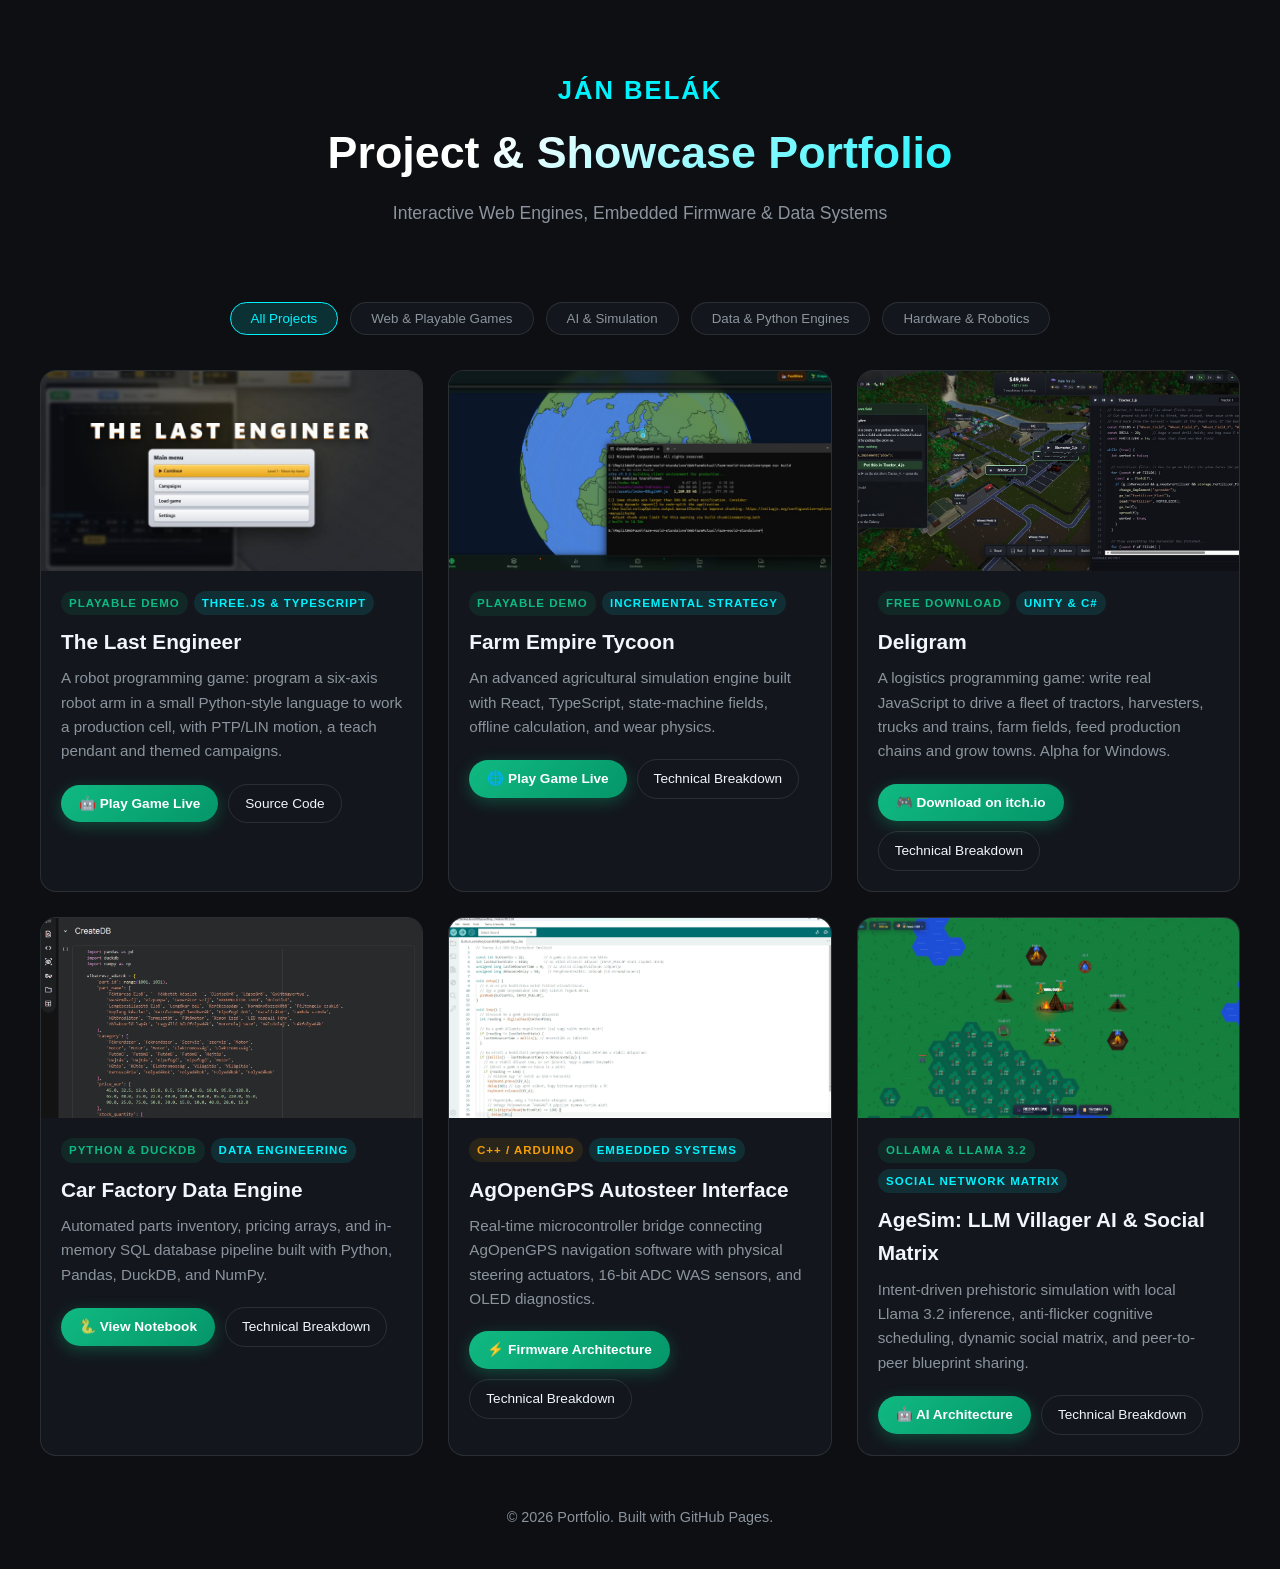
<file: index.html>
<!DOCTYPE html>
<html lang="en">
<head>
  <meta charset="UTF-8">
  <meta name="viewport" content="width=device-width, initial-scale=1.0">
  <title>Ján Belák | Reels & Showcase Portfolio</title>
  <style>
    :root {
      --bg-color: #0d0f12;
      --card-bg: rgba(22, 27, 34, 0.75);
      --modal-bg: #161b22;
      --accent-color: #00f2fe;
      --accent-emerald: #10b981;
      --accent-amber: #f59e0b;
      --accent-gradient: linear-gradient(135deg, #00c6ff 0%, #0072ff 100%);
      --emerald-gradient: linear-gradient(135deg, #10b981 0%, #059669 100%);
      --amber-gradient: linear-gradient(135deg, #f59e0b 0%, #d97706 100%);
      --text-color: #f0f6fc;
      --text-muted: #8b949e;
      --border-color: rgba(255, 255, 255, 0.1);
      --code-bg: #0d1117;
    }

    * { box-sizing: border-box; margin: 0; padding: 0; }

    body {
      font-family: 'Segoe UI', Roboto, Helvetica, Arial, sans-serif;
      background-color: var(--bg-color);
      color: var(--text-color);
      line-height: 1.6;
      padding: 20px;
      min-height: 100vh;
    }

    header {
      text-align: center;
      padding: 50px 20px 30px;
      max-width: 800px;
      margin: 0 auto;
    }

    .author-name {
      font-size: 1.6rem;
      font-weight: 700;
      color: var(--accent-color);
      letter-spacing: 2px;
      text-transform: uppercase;
      margin-bottom: 6px;
    }

    h1 {
      font-size: 2.8rem;
      font-weight: 800;
      background: linear-gradient(135deg, #fff 30%, var(--accent-color) 100%);
      -webkit-background-clip: text;
      -webkit-text-fill-color: transparent;
      margin-bottom: 10px;
    }

    .subtitle {
      font-size: 1.1rem;
      color: var(--text-muted);
      margin-bottom: 25px;
    }

    .btn {
      display: inline-block;
      padding: 10px 24px;
      background: var(--accent-gradient);
      color: #fff;
      text-decoration: none;
      font-weight: 600;
      border-radius: 30px;
      box-shadow: 0 4px 15px rgba(0, 198, 255, 0.3);
      transition: transform 0.2s, box-shadow 0.2s;
      border: none;
      cursor: pointer;
      font-size: 0.9rem;
    }

    .btn:hover {
      transform: translateY(-2px);
      box-shadow: 0 6px 20px rgba(0, 198, 255, 0.5);
    }

    .btn-live {
      background: var(--emerald-gradient);
      box-shadow: 0 4px 15px rgba(16, 185, 129, 0.3);
    }

    .btn-live:hover {
      box-shadow: 0 6px 20px rgba(16, 185, 129, 0.5);
    }

    /* Category Filter System */
    .filter-container {
      display: flex;
      justify-content: center;
      gap: 12px;
      margin: 20px 0 35px;
      flex-wrap: wrap;
    }

    .filter-btn {
      background: var(--card-bg);
      border: 1px solid var(--border-color);
      color: var(--text-muted);
      padding: 8px 20px;
      border-radius: 20px;
      cursor: pointer;
      transition: all 0.3s ease;
      font-weight: 500;
    }

    .filter-btn.active, .filter-btn:hover {
      background: rgba(0, 242, 254, 0.15);
      color: var(--accent-color);
      border-color: var(--accent-color);
    }

    /* Projects Grid */
    .projects-grid {
      display: grid;
      grid-template-columns: repeat(auto-fill, minmax(340px, 1fr));
      gap: 25px;
      max-width: 1200px;
      margin: 0 auto;
    }

    .project-card {
      background: var(--card-bg);
      backdrop-filter: blur(10px);
      border: 1px solid var(--border-color);
      border-radius: 16px;
      overflow: hidden;
      transition: transform 0.3s ease, border-color 0.3s ease, box-shadow 0.3s ease;
      cursor: pointer;
    }

    .project-card:hover {
      transform: translateY(-8px);
      border-color: rgba(0, 242, 254, 0.4);
      box-shadow: 0 10px 30px rgba(0, 0, 0, 0.5);
    }

    .card-media {
      position: relative;
      width: 100%;
      height: 200px;
      background-color: #1a1e24;
      overflow: hidden;
    }

    .card-media img {
      width: 100%;
      height: 100%;
      object-fit: cover;
      transition: transform 0.5s ease;
    }

    .project-card:hover .card-media img {
      transform: scale(1.05);
    }

    .card-content { padding: 20px; }

    .tag-group {
      display: flex;
      gap: 6px;
      flex-wrap: wrap;
      margin-bottom: 10px;
    }

    .tag {
      display: inline-block;
      font-size: 0.72rem;
      text-transform: uppercase;
      letter-spacing: 1px;
      color: var(--accent-color);
      background: rgba(0, 242, 254, 0.1);
      padding: 3px 8px;
      border-radius: 12px;
      font-weight: 600;
    }

    .tag-emerald {
      color: var(--accent-emerald);
      background: rgba(16, 185, 129, 0.1);
    }

    .tag-amber {
      color: var(--accent-amber);
      background: rgba(245, 158, 11, 0.1);
    }

    .card-title {
      font-size: 1.3rem;
      font-weight: 700;
      margin-bottom: 8px;
    }

    .card-desc {
      color: var(--text-muted);
      font-size: 0.95rem;
      margin-bottom: 20px;
    }

    .card-actions {
      display: flex;
      gap: 10px;
      align-items: center;
      flex-wrap: wrap;
    }

    .btn-secondary {
      background: transparent;
      border: 1px solid var(--border-color);
      color: var(--text-color);
      padding: 8px 16px;
      border-radius: 20px;
      font-size: 0.85rem;
      text-decoration: none;
      transition: all 0.2s ease;
    }

    .btn-secondary:hover {
      border-color: var(--text-color);
      background: rgba(255, 255, 255, 0.05);
    }

    /* Modal Styling */
    .modal {
      display: none;
      position: fixed;
      top: 0; left: 0; width: 100%; height: 100%;
      background: rgba(0, 0, 0, 0.85);
      backdrop-filter: blur(8px);
      z-index: 1000;
      justify-content: center;
      align-items: center;
      padding: 20px;
    }

    .modal.active { display: flex; }

    .modal-content {
      background: var(--modal-bg);
      border: 1px solid var(--border-color);
      border-radius: 20px;
      max-width: 950px;
      width: 100%;
      max-height: 90vh;
      overflow-y: auto;
      padding: 35px;
      position: relative;
      box-shadow: 0 20px 50px rgba(0, 0, 0, 0.8);
    }

    .close-modal {
      position: absolute;
      top: 20px;
      right: 20px;
      font-size: 1.8rem;
      color: var(--text-muted);
      cursor: pointer;
      line-height: 1;
    }

    .close-modal:hover { color: var(--text-color); }

    .doc-section {
      margin-bottom: 35px;
      border-bottom: 1px solid rgba(255, 255, 255, 0.08);
      padding-bottom: 25px;
    }

    .doc-section:last-child { border-bottom: none; }

    .doc-title {
      font-size: 1.3rem;
      color: var(--accent-color);
      margin-bottom: 12px;
      display: flex;
      align-items: center;
      gap: 8px;
    }

    .doc-intro {
      color: var(--text-muted);
      font-size: 0.95rem;
      margin-bottom: 15px;
    }

    .code-block {
      background: var(--code-bg);
      border: 1px solid rgba(255, 255, 255, 0.1);
      border-radius: 12px;
      padding: 16px;
      font-family: 'Fira Code', Consolas, Monaco, monospace;
      font-size: 0.85rem;
      color: #e6edf3;
      overflow-x: auto;
      line-height: 1.5;
      margin: 15px 0;
    }

    .code-block pre { margin: 0; white-space: pre; }
    .keyword { color: #ff7b72; }
    .function { color: #d2a8ff; }
    .string { color: #a5d6ff; }
    .comment { color: #8b949e; font-style: italic; }
    .number { color: #79c0ff; }
    .type { color: #ffa657; }

    footer {
      text-align: center;
      padding: 50px 0 20px;
      color: var(--text-muted);
      font-size: 0.9rem;
    }
  </style>
</head>
<body>

  <header>
    <div class="author-name">Ján Belák</div>
    <h1>Project & Showcase Portfolio</h1>
    <p class="subtitle">Interactive Web Engines, Embedded Firmware & Data Systems</p>
  </header>

  <main>
    <!-- Category Filters -->
    <div class="filter-container">
      <button class="filter-btn active" onclick="filterCategory('all', event)">All Projects</button>
      <button class="filter-btn" onclick="filterCategory('web-games', event)">Web & Playable Games</button>
      <button class="filter-btn" onclick="filterCategory('ai', event)">AI & Simulation</button>
      <button class="filter-btn" onclick="filterCategory('data', event)">Data & Python Engines</button>
      <button class="filter-btn" onclick="filterCategory('embedded', event)">Hardware & Robotics</button>
    </div>

    <!-- Projects Grid -->
    <div class="projects-grid">

      <!-- Card 1: THE LAST ENGINEER -->
      <div class="project-card" data-category="web-games embedded" onclick="openModal('modal5')">
        <div class="card-media">
          <img src="lastengineer.jpg" alt="The Last Engineer title screen">
        </div>
        <div class="card-content">
          <div class="tag-group">
            <span class="tag tag-emerald">Playable Demo</span>
            <span class="tag">Three.js & TypeScript</span>
          </div>
          <h3 class="card-title">The Last Engineer</h3>
          <p class="card-desc">A robot programming game: program a six-axis robot arm in a small Python-style language to work a production cell, with PTP/LIN motion, a teach pendant and themed campaigns.</p>
          <div class="card-actions">
            <a href="the-last-engineer/" target="_blank" class="btn btn-live" style="padding: 8px 18px; font-size: 0.85rem;" onclick="event.stopPropagation()">🤖 Play Game Live</a>
            <a href="https://github.com/JBCn420/the-last-engineer" target="_blank" class="btn-secondary" onclick="event.stopPropagation()">Source Code</a>
          </div>
        </div>
      </div>

      <!-- Card 2: FARM EMPIRE TYCOON -->
      <div class="project-card" data-category="web-games" onclick="openModal('modal1')">
        <div class="card-media">
          <img src="WOFSSjpg.jpg" alt="Farm Empire Tycoon Gameplay">
        </div>
        <div class="card-content">
          <div class="tag-group">
            <span class="tag tag-emerald">Playable Demo</span>
            <span class="tag">Incremental Strategy</span>
          </div>
          <h3 class="card-title">Farm Empire Tycoon</h3>
          <p class="card-desc">An advanced agricultural simulation engine built with React, TypeScript, state-machine fields, offline calculation, and wear physics.</p>
          <div class="card-actions">
            <a href="https://world-of-farmers.netlify.app" target="_blank" class="btn btn-live" style="padding: 8px 18px; font-size: 0.85rem;" onclick="event.stopPropagation()">🌐 Play Game Live</a>
            <span class="btn-secondary">Technical Breakdown</span>
          </div>
        </div>
      </div>

      <!-- Card 3: DELIGRAM -->
      <div class="project-card" data-category="web-games" onclick="openModal('modal6')">
        <div class="card-media">
          <img src="deligram.jpg" alt="Deligram gameplay: tractors, fields and a script editor">
        </div>
        <div class="card-content">
          <div class="tag-group">
            <span class="tag tag-emerald">Free Download</span>
            <span class="tag">Unity & C#</span>
          </div>
          <h3 class="card-title">Deligram</h3>
          <p class="card-desc">A logistics programming game: write real JavaScript to drive a fleet of tractors, harvesters, trucks and trains, farm fields, feed production chains and grow towns. Alpha for Windows.</p>
          <div class="card-actions">
            <a href="https://royalphantomdev.itch.io/deligram" target="_blank" class="btn btn-live" style="padding: 8px 18px; font-size: 0.85rem;" onclick="event.stopPropagation()">🎮 Download on itch.io</a>
            <span class="btn-secondary">Technical Breakdown</span>
          </div>
        </div>
      </div>

      <!-- Card 4: CAR FACTORY ENGINE -->
      <div class="project-card" data-category="data" onclick="openModal('modal2')">
        <div class="card-media">
          <img src="carfactoryheadpicture.jpg" alt="Car Factory Data Engine">
        </div>
        <div class="card-content">
          <div class="tag-group">
            <span class="tag tag-emerald">Python & DuckDB</span>
            <span class="tag">Data Engineering</span>
          </div>
          <h3 class="card-title">Car Factory Data Engine</h3>
          <p class="card-desc">Automated parts inventory, pricing arrays, and in-memory SQL database pipeline built with Python, Pandas, DuckDB, and NumPy.</p>
          <div class="card-actions">
            <a href="https://nbviewer.org/github/JBCn420/janos-dev.github.io/blob/main/carfactory.ipynb" target="_blank" class="btn btn-live" style="padding: 8px 18px; font-size: 0.85rem;" onclick="event.stopPropagation()">🐍 View Notebook</a>
            <span class="btn-secondary">Technical Breakdown</span>
          </div>
        </div>
      </div>

      <!-- Card 5: AGOPENGPS AUTOSTEER INTERFACE -->
      <div class="project-card" data-category="embedded" onclick="openModal('modal3')">
        <div class="card-media">
          <img src="arduinoidess.jpg" alt="AgOpenGPS Autosteer Hardware Interface">
        </div>
        <div class="card-content">
          <div class="tag-group">
            <span class="tag tag-amber">C++ / Arduino</span>
            <span class="tag">Embedded Systems</span>
          </div>
          <h3 class="card-title">AgOpenGPS Autosteer Interface</h3>
          <p class="card-desc">Real-time microcontroller bridge connecting AgOpenGPS navigation software with physical steering actuators, 16-bit ADC WAS sensors, and OLED diagnostics.</p>
          <div class="card-actions">
            <span class="btn btn-live" style="padding: 8px 18px; font-size: 0.85rem;">⚡ Firmware Architecture</span>
            <span class="btn-secondary">Technical Breakdown</span>
          </div>
        </div>
      </div>

      <!-- Card 6: AGESIM OLLAMA AI ENGINE -->
      <div class="project-card" data-category="web-games ai" onclick="openModal('modal4')">
        <div class="card-media">
          <img src="Agesim.jpg" alt="AgeSim Ollama AI Engine">
        </div>
        <div class="card-content">
          <div class="tag-group">
            <span class="tag tag-emerald">Ollama & Llama 3.2</span>
            <span class="tag">Social Network Matrix</span>
          </div>
          <h3 class="card-title">AgeSim: LLM Villager AI & Social Matrix</h3>
          <p class="card-desc">Intent-driven prehistoric simulation with local Llama 3.2 inference, anti-flicker cognitive scheduling, dynamic social matrix, and peer-to-peer blueprint sharing.</p>
          <div class="card-actions">
            <span class="btn btn-live" style="padding: 8px 18px; font-size: 0.85rem;">🤖 AI Architecture</span>
            <span class="btn-secondary">Technical Breakdown</span>
          </div>
        </div>
      </div>

    </div>
  </main>

  <!-- MODAL 1: FARM EMPIRE TYCOON DETAILED TECHNICAL DOCUMENTATION -->
  <div id="modal1" class="modal" onclick="closeModal('modal1')">
    <div class="modal-content" onclick="event.stopPropagation()">
      <span class="close-modal" onclick="closeModal('modal1')">&times;</span>
      <div class="tag-group" style="margin-bottom: 12px;">
        <span class="tag tag-emerald">Live at world-of-farmers.netlify.app</span>
        <span class="tag">Architecture & Technical Deep Dive</span>
      </div>
      <h2 style="font-size: 2rem; margin-top: 5px;">Farm Empire Tycoon — Engine Documentation</h2>
      <p style="color: var(--text-muted); margin: 10px 0 20px;">
        A comprehensive overview of the core state management, real-time simulation loop, field state machine, machinery wear mathematics, and offline progression algorithms.
      </p>

      <div style="margin-bottom: 25px;">
        <a href="https://world-of-farmers.netlify.app" target="_blank" class="btn btn-live">🚀 Launch Live Web App (world-of-farmers.netlify.app)</a>
      </div>

      <!-- SECTION 1: TIME PROGRESSION & SIMULATION TICK LOOP -->
      <div class="doc-section">
        <h3 class="doc-title">⚙️ 1. Time Progression & Tick Engine</h3>
        <p class="doc-intro">
          The game runs a deterministic 1Hz heartbeat tick loop through a centralized React reducer (<code>gameReducer</code>). It manages active operation timers, automatic state reconciliation, and dynamic offline catch-up calculations upon session initialization.
        </p>

        <div class="code-block"><pre><code><span class="comment">// -------------------------------------------------------------------</span>
<span class="comment">// 1. CENTRAL SIMULATION TICK LOOP & OFFLINE PROGRESSION CALCULATIONS</span>
<span class="comment">// -------------------------------------------------------------------</span>
<span class="keyword">case</span> <span class="string">'TICK'</span>: {
  <span class="keyword">const</span> now = <span class="type">Date</span>.<span class="function">now</span>();
  <span class="keyword">const</span> fields = state.fields.<span class="function">map</span>(f => ({ ...f }));
  <span class="keyword">let</span> machines = state.machines.<span class="function">map</span>(m => ({ ...m }));
  <span class="keyword">let</span> silo = [...state.silo];
  <span class="keyword">let</span> { money, xp, totalHarvestedKg, totalEarned, lastMarketUpdate } = state;

  <span class="comment">// Process operation expirations and field status transitions</span>
  <span class="keyword">const</span> newGrowOps: <span class="type">Operation</span>[] = [];
  <span class="keyword">const</span> filteredOps = state.operations.<span class="function">filter</span>(op => {
    <span class="keyword">if</span> (now >= op.startTime + op.durationMs) {
      <span class="keyword">const</span> field = fields.<span class="function">find</span>(f => f.id === op.fieldId);
      <span class="keyword">if</span> (!field) <span class="keyword">return</span> <span class="keyword">false</span>;

      <span class="comment">// Execute machine condition wear upon job completion</span>
      <span class="keyword">if</span> (op.type !== <span class="string">'growing'</span>) {
        machines.<span class="function">forEach</span>(m => {
          <span class="keyword">if</span> (op.machineIds.<span class="function">includes</span>(m.id)) {
            m.condition = Math.<span class="function">round</span>(Math.<span class="function">max</span>(<span class="number">0</span>, (m.condition ?? <span class="number">100</span>) - (<span class="number">1.0</span> + field.areaHectares * <span class="number">0.15</span>)) * <span class="number">10</span>) / <span class="number">10</span>;
          }
        });
      }

      <span class="comment">// State Machine Phase Transitions</span>
      <span class="keyword">if</span> (op.type === <span class="string">'plowing'</span>) {
        field.status = <span class="string">'plowed'</span>;
        field.assignedMachineIds = [];
        machines.<span class="function">forEach</span>(m => { <span class="keyword">if</span> (op.machineIds.<span class="function">includes</span>(m.id)) m.assignedFieldId = <span class="keyword">null</span>; });
      } <span class="keyword">else if</span> (op.type === <span class="string">'seeding'</span>) {
        field.status = <span class="string">'growing'</span>;
        field.assignedMachineIds = [];
        machines.<span class="function">forEach</span>(m => { <span class="keyword">if</span> (op.machineIds.<span class="function">includes</span>(m.id)) m.assignedFieldId = <span class="keyword">null</span>; });
        
        <span class="keyword">const</span> growMinutes = <span class="type">CROPS</span>[field.crop!]?.growTimeMinutes || <span class="number">5</span>;
        newGrowOps.<span class="function">push</span>({ 
          id: <span class="string">`grow-${now}-${field.id}`</span>, fieldId: field.id, fieldName: field.name, 
          type: <span class="string">'growing'</span>, machineIds: [], startTime: now, durationMs: growMinutes * <span class="number">60000</span>, crop: field.crop! 
        });
      } <span class="keyword">else if</span> (op.type === <span class="string">'harvesting'</span>) {
        field.status = <span class="string">'idle'</span>;
        <span class="keyword">const</span> baseYieldKg = Math.<span class="function">round</span>(<span class="function">calculateYield</span>(field, op.crop));
        silo = <span class="function">addToSilo</span>(silo, op.crop!, baseYieldKg);
        field.crop = <span class="keyword">null</span>;
        field.soilQuality = Math.<span class="function">max</span>(<span class="number">20</span>, field.soilQuality - <span class="number">10</span>);
      }
      <span class="keyword">return</span> <span class="keyword">false</span>;
    }
    <span class="keyword">return</span> <span class="keyword">true</span>;
  });

  <span class="keyword">return</span> { ...state, fields, machines, silo, operations: [...filteredOps, ...newGrowOps] };
}</code></pre></div>
      </div>

      <!-- SECTION 2: FIELD STATE MACHINE & LIFECYCLE RECOVERY -->
      <div class="doc-section">
        <h3 class="doc-title">🌱 2. Field Lifecycle & Orphan Operation Recovery</h3>
        <p class="doc-intro">
          Each field follows a rigid status state machine: <code>idle</code> ➔ <code>plowing</code> ➔ <code>plowed</code> ➔ <code>seeding</code> ➔ <code>growing</code> ➔ <code>ready_to_harvest</code> ➔ <code>harvesting</code>. An automated recovery pass fixes orphaned field states if asynchronous operations lose reference.
        </p>

        <div class="code-block"><pre><code><span class="comment">// -------------------------------------------------------------------</span>
<span class="comment">// 2. FIELD STATUS TYPE & ORPHAN RECOVERY ALGORITHM</span>
<span class="comment">// -------------------------------------------------------------------</span>
<span class="keyword">export type</span> <span class="type">FieldStatus</span> = <span class="string">'idle'</span> | <span class="string">'plowing'</span> | <span class="string">'plowed'</span> | <span class="string">'seeding'</span> | <span class="string">'growing'</span> | <span class="string">'ready_to_harvest'</span> | <span class="string">'harvesting'</span>;

<span class="comment">// Recovery pass executed inside game loop to clean dangling flags:</span>
fields.<span class="function">forEach</span>(f => {
  <span class="keyword">const</span> hasOp = activeOps.<span class="function">some</span>(op => op.fieldId === f.id);
  <span class="keyword">if</span> (!hasOp) {
    <span class="keyword">if</span> (f.status === <span class="string">'plowing'</span>) {
      f.status = <span class="string">'idle'</span>;
      f.assignedMachineIds = [];
    } <span class="keyword">else if</span> (f.status === <span class="string">'seeding'</span>) {
      f.status = <span class="string">'plowed'</span>;
      f.assignedMachineIds = [];
    } <span class="keyword">else if</span> (f.status === <span class="string">'harvesting'</span>) {
      f.status = <span class="string">'ready_to_harvest'</span>;
      f.assignedMachineIds = [];
    } <span class="keyword">else if</span> (f.status === <span class="string">'growing'</span>) {
      <span class="keyword">if</span> ((f.growthProgress || <span class="number">0</span>) >= <span class="number">100</span>) {
        f.status = <span class="string">'ready_to_harvest'</span>;
      }
    }
  }
});</code></pre></div>
      </div>

      <!-- SECTION 3: MACHINERY WEAR MATHEMATICS & REPAIR COST -->
      <div class="doc-section">
        <h3 class="doc-title">🚜 3. Machinery Maintenance & Degradation Mathematics</h3>
        <p class="doc-intro">
          Machinery condition wears down based on the field size (ha). A protective cap limits degradation to a maximum of 15% per single dispatch, protecting game balance on late-game mega estates.
        </p>

        <div class="code-block"><pre><code><span class="comment">// -------------------------------------------------------------------</span>
<span class="comment">// 3. MAINTENANCE MANAGER FORMULAS & REPAIR CALCULATIONS</span>
<span class="comment">// -------------------------------------------------------------------</span>
<span class="keyword">export class</span> <span class="type">MaintenanceManager</span> {
  <span class="keyword">public static</span> <span class="function">calculateWear</span>(areaHectares: <span class="type">number</span>, currentCondition: <span class="type">number</span>): <span class="type">number</span> {
    <span class="keyword">const</span> baseWear = <span class="number">1.0</span>; <span class="comment">// 1.0% base operational wear</span>
    <span class="keyword">const</span> hectareWear = areaHectares * <span class="number">0.15</span>; <span class="comment">// +0.15% per hectare</span>
    
    <span class="keyword">let</span> totalWear = baseWear + hectareWear;
    
    <span class="comment">// Safety cap: prevent instant destruction on giant estates</span>
    <span class="keyword">if</span> (totalWear > <span class="number">15</span>) {
      totalWear = <span class="number">15</span>;
    }
    
    <span class="keyword">const</span> newCondition = Math.<span class="function">max</span>(<span class="number">0</span>, currentCondition - totalWear);
    <span class="keyword">return</span> Math.<span class="function">round</span>(newCondition * <span class="number">10</span>) / <span class="number">10</span>;
  }

  <span class="keyword">public static</span> <span class="function">getRepairCost</span>(machine: <span class="type">Machine</span>, purchasePrice: <span class="type">number</span>): <span class="type">number</span> {
    <span class="keyword">const</span> lostCondition = <span class="number">100</span> - machine.condition;
    <span class="keyword">if</span> (lostCondition <= <span class="number">0</span>) <span class="keyword">return</span> <span class="number">0</span>;
    <span class="comment">// Full restoration (0% to 100%) costs 30% of original asset price</span>
    <span class="keyword">return</span> Math.<span class="function">round</span>((purchasePrice * <span class="number">0.3</span>) * (lostCondition / <span class="number">100</span>));
  }
}</code></pre></div>
      </div>

      <!-- SECTION 4: YIELD MULTI-VARIABLE FORMULA -->
      <div class="doc-section">
        <h3 class="doc-title">🧮 4. Multi-Factor Crop Yield Calculation</h3>
        <p class="doc-intro">
          Harvested output is determined dynamically by combining base yield parameters, field soil quality, fertilizer boost status, and regional country suitability bonuses.
        </p>

        <div class="code-block"><pre><code><span class="comment">// -------------------------------------------------------------------</span>
<span class="comment">// 4. DYNAMIC CROP YIELD COMPUTATION</span>
<span class="comment">// -------------------------------------------------------------------</span>
<span class="keyword">export function</span> <span class="function">calculateYield</span>(field: <span class="type">Field</span>, cropKey?: <span class="type">CropType</span>): <span class="type">number</span> {
  <span class="keyword">const</span> crop = cropKey || field.crop;
  <span class="keyword">if</span> (!field || !crop || !<span class="type">CROPS</span>[crop]) <span class="keyword">return</span> <span class="number">0</span>;

  <span class="keyword">const</span> baseYield = <span class="type">CROPS</span>[crop].yieldKgPerHa * field.areaHectares;
  <span class="keyword">const</span> soilMult = <span class="number">0.7</span> + (field.soilQuality / <span class="number">100</span>) * <span class="number">0.3</span>;
  <span class="keyword">const</span> fertMult = field.fertilizerApplied ? <span class="number">1.25</span> : <span class="number">1.0</span>;
  
  <span class="keyword">const</span> countryData = <span class="function">getCountryData</span>(field.country);
  <span class="keyword">const</span> countryBonus = countryData.suitableCrops.<span class="function">includes</span>(crop) 
    ? countryData.yieldBonus 
    : <span class="number">1.0</span>;
  
  <span class="keyword">return</span> Math.<span class="function">floor</span>(baseYield * soilMult * fertMult * countryBonus);
}</code></pre></div>
      </div>

      <div style="margin-top: 25px; display: flex; gap: 12px; flex-wrap: wrap;">
        <a href="https://world-of-farmers.netlify.app" target="_blank" class="btn btn-live">Play Live Demo</a>
        <button onclick="closeModal('modal1')" class="btn-secondary" style="cursor: pointer;">Close Window</button>
      </div>
    </div>
  </div>

  <!-- MODAL 2: CAR FACTORY -->
  <div id="modal2" class="modal" onclick="closeModal('modal2')">
    <div class="modal-content" onclick="event.stopPropagation()">
      <span class="close-modal" onclick="closeModal('modal2')">&times;</span>
      <div class="tag-group" style="margin-bottom: 12px;">
        <span class="tag tag-emerald">Jupyter / Colab Notebook</span>
        <span class="tag">Data & SQL Architecture</span>
      </div>
      <h2 style="font-size: 2rem; margin-top: 5px;">Car Factory Engine — Data Pipeline</h2>
      <p style="color: var(--text-muted); margin: 10px 0 20px;">
        Python data processing script designed for automotive inventory management, component pricing, and relational querying via DuckDB.
      </p>

      <div style="margin-bottom: 25px; display: flex; gap: 12px; flex-wrap: wrap;">
        <a href="https://nbviewer.org/github/JBCn420/janos-dev.github.io/blob/main/carfactory.ipynb" target="_blank" class="btn btn-live">📄 View Notebook</a>
        <a href="https://colab.research.google.com/drive/1O8Z0vtRNrd48_P1Lgmc_zF7ths8Hqo9t" target="_blank" class="btn">⚡ Open in Google Colab</a>
      </div>

      <div class="doc-section">
        <h3 class="doc-title">⚙️ Tech Stack & Key Features</h3>
        <p class="doc-intro">This notebook demonstrates structured data creation and high-performance SQL querying directly inside Python.</p>
        <ul style="margin-left: 20px; color: var(--text-muted); line-height: 1.8;">
          <li><strong>Pandas & NumPy:</strong> Structured dataframe generation for vehicle components.</li>
          <li><strong>DuckDB:</strong> In-memory SQL engine for executing relational queries.</li>
          <li><strong>Stock Tracking:</strong> Automated spare parts inventory calculation.</li>
        </ul>
      </div>

      <div style="margin-top: 25px;">
        <button onclick="closeModal('modal2')" class="btn-secondary" style="cursor: pointer;">Close Window</button>
      </div>
    </div>
  </div>

  <!-- MODAL 3: AGOPENGPS AUTOSTEER FIRMWARE DOCUMENTATION -->
  <div id="modal3" class="modal" onclick="closeModal('modal3')">
    <div class="modal-content" onclick="event.stopPropagation()">
      <span class="close-modal" onclick="closeModal('modal3')">&times;</span>
      <div class="tag-group" style="margin-bottom: 12px;">
        <span class="tag tag-amber">Embedded C++ / Arduino</span>
        <span class="tag">Robotics & Hardware Control</span>
      </div>
      <h2 style="font-size: 2rem; margin-top: 5px;">AgOpenGPS Autosteer Hardware Interface</h2>
      <p style="color: var(--text-muted); margin: 10px 0 20px;">
        High-performance embedded control logic bridging AgOpenGPS navigation software with custom tractor autosteer hardware via serial packet parsing, closed-loop PD motor drive, high-precision ADC sampling, and live OLED diagnostics.
      </p>

      <div class="doc-section">
        <h3 class="doc-title">📡 1. AgOpenGPS Serial Protocol & Packet Parser</h3>
        <p class="doc-intro">
          Parses incoming 14-byte binary telemetry frames from AgOpenGPS running at 115200 baud. Validates frame sync headers (<code>0x80</code>) and command function codes (<code>0xFE</code>) to extract target steering angles with high temporal fidelity.
        </p>
        <div class="code-block"><pre><code><span class="comment">// Serial Packet Parser Routine</span>
<span class="keyword">void</span> <span class="function">readAOG</span>() {
  <span class="keyword">static uint8_t</span> buf[<span class="number">14</span>];
  <span class="keyword">static uint8_t</span> idx = <span class="number">0</span>;

  <span class="keyword">while</span> (AOG.<span class="function">available</span>()) {
    <span class="keyword">uint8_t</span> b = AOG.<span class="function">read</span>();
    <span class="keyword">if</span> (idx == <span class="number">0</span> && b != <span class="number">0x80</span>) <span class="keyword">continue</span>;

    buf[idx++] = b;
    <span class="keyword">if</span> (idx == <span class="number">14</span>) {
      <span class="keyword">if</span> (buf[<span class="number">3</span>] == <span class="number">0xFE</span>) {
        <span class="keyword">int16_t</span> d100 = (buf[<span class="number">8</span>] &lt;&lt; <span class="number">8</span>) | buf[<span class="number">7</span>];
        targetDeg = d100 / <span class="number">100.0</span>;
        lastAog = <span class="function">millis</span>();
        packetCount++;
      }
      idx = <span class="number">0</span>;
    }
  }
}</code>pre></div>
      </div>

      <div class="doc-section">
        <h3 class="doc-title">🎯 2. Wheel Angle Sensor (WAS) 16-bit ADC Processing</h3>
        <p class="doc-intro">
          Utilizes an external 16-bit ADS1115 ADC over I2C to read high-resolution analog voltage feedback from the tractor's steering feedback sensor, converting raw ADC counts directly to physical wheel degrees.
        </p>
        <div class="code-block"><pre><code><span class="comment">// Analog ADC to Degree Mapping</span>
<span class="keyword">void</span> <span class="function">readWAS</span>() {
  <span class="keyword">int16_t</span> adc = ads.<span class="function">readADC_SingleEnded</span>(<span class="number">0</span>);
  <span class="keyword">float</span> pct = (<span class="keyword">float</span>)(adc - WAS_LEFT) * <span class="number">100.0</span> / (<span class="keyword">float</span>)(WAS_RIGHT - WAS_LEFT);
  pct = <span class="function">constrain</span>(pct, <span class="number">0</span>, <span class="number">100</span>);
  wasDeg = (pct - <span class="number">50.0</span>) * (WAS_MAX_DEG * <span class="number">2.0</span> / <span class="number">100.0</span>);
}</code>pre></div>
      </div>

      <div class="doc-section">
        <h3 class="doc-title">⚙️ 3. PD Closed-Loop Control & Safety Watchdog</h3>
        <p class="doc-intro">
          Drives an H-Bridge motor controller using a Proportional-Derivative (PD) feedback loop with deadband filtering (`0.5°`). Implements a 500ms safety fail-safe timeout that kills motor power automatically if communication with AgOpenGPS drops.
        </p>
      </div>

      <div style="margin-top: 25px;">
        <button onclick="closeModal('modal3')" class="btn-secondary" style="cursor: pointer;">Close Window</button>
      </div>
    </div>
  </div>

  <!-- MODAL 4: AGESIM OLLAMA AI ENGINE & SOCIAL MATRIX -->
  <div id="modal4" class="modal" onclick="closeModal('modal4')">
    <div class="modal-content" onclick="event.stopPropagation()">
      <span class="close-modal" onclick="closeModal('modal4')">&times;</span>
      <div class="tag-group" style="margin-bottom: 12px;">
        <span class="tag tag-emerald">TypeScript / Node.js</span>
        <span class="tag">Local LLM (Ollama) & Social Matrix</span>
      </div>
      <h2 style="font-size: 2rem; margin-top: 5px;">AgeSim — Intent-Driven LLM & Social Network Architecture</h2>
      <p style="color: var(--text-muted); margin: 10px 0 20px;">
        A 3-layer hybrid villager control engine combining high-priority survival overrides, asynchronous local LLM inference (Llama 3.2 via Ollama API), dynamic social affinity matrices, and peer-to-peer technology blueprint diffusion.
      </p>

      <!-- SECTION 1: 3-LAYER HYBRID ARCHITECTURE -->
      <div class="doc-section">
        <h3 class="doc-title">🧠 1. Three-Layer Hybrid Cognitive Architecture</h3>
        <p class="doc-intro">
          To maintain real-time simulation performance without browser lag, entity decision-making follows a strict 3-tier precedence pipeline:
        </p>
        <ul style="margin-left: 20px; color: var(--text-muted); line-height: 1.8; margin-bottom: 15px;">
          <li><strong>Layer 1 (Survival Overrides & Reflexes):</strong> Instant deterministic checks for predator attacks (e.g., fighting or fleeing shelter), starvation, exhaustion, carcass harvesting, or full inventory resource dropping[cite: 1].</li>
          <li><strong>Layer 2 (Asynchronous LLM Cognitive Scheduler):</strong> Calls local Ollama (`llama3.2:latest`) to request high-level goals when idle[cite: 1, 2]. Uses randomized action locks (`actionLockTimer = 260-410 ticks`) to prevent erratic back-and-forth decision flickering[cite: 1].</li>
          <li><strong>Layer 3 (Behavior Tree Execution Engine):</strong> Runs deterministic node functions (`goToTileAndWork`, `moveToCoordinatesAndExecute`) to execute work timers, pathing, and state transitions[cite: 1, 3].</li>
        </ul>

        <div class="code-block"><pre><code><span class="comment">// Layer 2: Async LLM Cognitive Dispatch & Anti-Flicker Action Locking</span>
<span class="keyword">if</span> (v.currentAction === <span class="string">'IDLE'</span> && !v.isThinking && (v <span class="keyword">as</span> <span class="type">any</span>).actionLockTimer &lt;= <span class="number">0</span>) {
    v.isThinking = <span class="keyword">true</span>;
    v.statusText = <span class="string">"🤔 Looking at sky, planning chores..."</span>;
    
    AiService.<span class="function">requestVillagerIntent</span>(v).<span class="function">then</span>(intent =&gt; {
        v.isThinking = <span class="keyword">false</span>;
        (<span class="keyword">v</span> <span class="keyword">as</span> <span class="type">any</span>).brainTickDelay = Math.<span class="function">floor</span>(<span class="number">40</span> + Math.<span class="function">random</span>() * <span class="number">30</span>);
        
        <span class="keyword">if</span> (intent) {
            v.currentAction = intent.action;
            v.statusText = intent.statusText;
            v.reasoningText = intent.reasoning;
            (<span class="keyword">v</span> <span class="keyword">as</span> <span class="type">any</span>).actionLockTimer = Math.<span class="function">floor</span>(<span class="number">260</span> + Math.<span class="function">random</span>() * <span class="number">150</span>); <span class="comment">// Stable lock buffer</span>
        }
    });
}</code>pre></div>
      </div>

      <!-- SECTION 2: DYNAMIC SOCIAL MATRIX & BLUEPRINT DIFFUSION -->
      <div class="doc-section">
        <h3 class="doc-title">🔥 2. Social Network Matrix & Knowledge Propagation</h3>
        <p class="doc-intro">
          Villagers maintain a persistent <code>socialMatrix</code> tracking numeric affinity values (0 to 100) toward other personality traits (e.g., <code>barbarian</code>, <code>pacifist</code>, <code>melancholic</code>, <code>lazy</code>)[cite: 1, 4].
        </p>
        <p class="doc-intro">
          During night cycles (`BONFIRE_SOCIAL`), villagers gather near the tribal campfire[cite: 1]. The engine triggers Ollama to generate context-aware primeval dialogue and relationship deltas[cite: 1, 2]. When a social bond crosses threshold levels (`newBond >= 55`), villagers automatically teach technology blueprints (e.g., spear crafting) to their peers[cite: 1].
        </p>

        <div class="code-block"><pre><code><span class="comment">// Social Interaction & Peer-to-Peer Blueprint Propagation</span>
<span class="keyword">if</span> (neighbor) {
    v.interactionTimer = <span class="number">350</span>;
    AiService.<span class="function">requestSocialChat</span>(v, neighbor).<span class="function">then</span>(res =&gt; {
        <span class="keyword">if</span> (res) {
            v.statusText = <span class="string">`🗣️ "${res.dialogue}"`</span>;
            <span class="keyword">const</span> currentBond = (v <span class="keyword">as</span> <span class="type">any</span>).socialMatrix[neighbor.trait] || <span class="number">50</span>;
            <span class="keyword">const</span> newBond = Math.<span class="function">max</span>(<span class="number">0</span>, Math.<span class="function">min</span>(<span class="number">100</span>, currentBond + res.relationChange));
            
            (v <span class="keyword">as</span> <span class="type">any</span>).socialMatrix[neighbor.trait] = newBond;
            (neighbor <span class="keyword">as</span> <span class="type">any</span>).socialMatrix[v.trait] = newBond;

            <span class="comment">// Blueprint Sharing Gate: Teach spear creation if bond >= 55</span>
            <span class="keyword">if</span> ((v <span class="keyword">as</span> <span class="type">any</span>).hasSpearBlueprint && !(neighbor <span class="keyword">as</span> <span class="type">any</span>).hasSpearBlueprint && newBond &gt;= <span class="number">55</span>) {
                (neighbor <span class="keyword">as</span> <span class="type">any</span>).hasSpearBlueprint = <span class="keyword">true</span>;
                v.statusText = <span class="string">`🗣️ "Look at this tool I made! Tied flint to wood!"`</span>;
                neighbor.statusText = <span class="string">`😮 "Wow! Show me how to tie it!"`</span>;
            }
        }
    });
}</code>pre></div>
      </div>

      <!-- SECTION 3: TECH-GATED PROMPTING & SANITIZATION -->
      <div class="doc-section">
        <h3 class="doc-title">🛡️ 3. Dynamic Tech-Gated Prompting & Enum Sanitization</h3>
        <p class="doc-intro">
          The `AiService` inspects village state (`ResearchManager`) to dynamically restrict action pools, ensuring LLMs never attempt locked actions (e.g., farming before agriculture is unlocked)[cite: 2, 7].
        </p>
        <p class="doc-intro">
          String responses are sanitized via regex to convert human-readable space formatting into strict code enum identifiers (e.g., `GATHER WATER` ➔ `GATHER_WATER`)[cite: 2].
        </p>

        <div class="code-block"><pre><code><span class="comment">// Enum String Sanitization Pipeline</span>
<span class="keyword">let</span> rawText = data.choices?.[<span class="number">0</span>]?.message?.content || <span class="string">'{}'</span>;
<span class="keyword">const</span> intent = JSON.<span class="function">parse</span>(rawText) <span class="keyword">as</span> <span class="type">VillagerIntent</span>;

<span class="keyword">if</span> (intent && intent.action) {
    <span class="keyword">let</span> sanitized = intent.action.<span class="function">toUpperCase</span>().<span class="function">trim</span>();
    sanitized = sanitized.<span class="function">replace</span>(<span class="regexp">/\s+/g</span>, <span class="string">'_'</span>); <span class="comment">// Converts "GATHER WATER" -> "GATHER_WATER"</span>
    intent.action = sanitized <span class="keyword">as any</span>;
}</code>pre></div>
      </div>

      <!-- SECTION 4: SPATIAL PATHFINDING -->
      <div class="doc-section">
        <h3 class="doc-title">🗺️ 4. Role-Aware A* Grid Navigation</h3>
        <p class="doc-intro">
          Entity movement is computed on a 40px grid using an A* pathfinder[cite: 6]. Terrain passability matrices grant dynamic traversal rights (e.g., water gatherers accessing liquid edges) while capping path iteration ceilings to protect performance[cite: 6].
        </p>
      </div>

      <div style="margin-top: 25px;">
        <button onclick="closeModal('modal4')" class="btn-secondary" style="cursor: pointer;">Close Window</button>
      </div>
    </div>
  </div>

  <!-- MODAL 5: THE LAST ENGINEER -->
  <div id="modal5" class="modal" onclick="closeModal('modal5')">
    <div class="modal-content" onclick="event.stopPropagation()">
      <span class="close-modal" onclick="closeModal('modal5')">&times;</span>
      <div class="tag-group" style="margin-bottom: 12px;">
        <span class="tag tag-emerald">Playable in the browser</span>
        <span class="tag">Architecture & Technical Deep Dive</span>
      </div>
      <h2 style="font-size: 2rem; margin-top: 5px;">The Last Engineer — Robot Programming Game</h2>
      <p style="color: var(--text-muted); margin: 10px 0 20px;">
        A browser game about programming an industrial robot. You drive a six-axis arm the way a real cell is programmed: jog it by hand, teach positions, then write a program that moves between them with point-to-point and linear motion, grabs parts, waits for signals and reacts to sensors.
      </p>

      <div style="margin-bottom: 25px;">
        <a href="the-last-engineer/" target="_blank" class="btn btn-live">🤖 Play The Last Engineer</a>
      </div>

      <div class="doc-section">
        <h3 class="doc-title">🦾 1. A Six-Axis Arm in Three.js</h3>
        <p class="doc-intro">The robot, its tools and every work cell are rendered in Three.js and written in TypeScript, built with Vite into a static page that runs anywhere.</p>
        <ul style="margin-left: 20px; color: var(--text-muted); line-height: 1.8;">
          <li><strong>Industrial robot classes:</strong> a small and a large arm (KR 3-class and KR 16-class) with their own reach.</li>
          <li><strong>Teach pendant:</strong> jog the arm by hand, then save where the gripper is as a named <code>Position</code>.</li>
          <li><strong>Tool changing:</strong> grippers, a seeding nozzle, a harvest gripper with a rangefinder and an icing nozzle, swapped with <code>take_tool()</code> / <code>release_tool()</code>.</li>
          <li><strong>Collision awareness:</strong> the arm knows its own parts (upper arm, forearm, wrist, flange), so a crash names exactly what hit what.</li>
        </ul>
      </div>

      <div class="doc-section">
        <h3 class="doc-title">🐍 2. A Python-Style Robot Language</h3>
        <p class="doc-intro">Programs are written in a small, Python-like language with its own interpreter: <code>def</code>, <code>if</code>/<code>else</code>, <code>for i in range(n)</code>, <code>while</code>, lists and built-ins such as <code>len</code>, <code>min</code>, <code>max</code> and <code>round</code>. Motion follows real robot conventions.</p>
        <div class="code-block"><pre><code><span class="comment"># Example program: pick a part and place it in the product's nest</span>
<span class="keyword">def</span> <span class="function">pick</span>(spot):
    <span class="function">PTP</span>(<span class="function">above</span>(spot))      <span class="comment"># fast joint move to just above</span>
    <span class="function">LIN</span>(spot)             <span class="comment"># straight line down</span>
    <span class="function">grab</span>()
    <span class="function">LIN</span>(<span class="function">above</span>(spot, mm=<span class="number">150</span>))

<span class="keyword">for</span> i <span class="keyword">in</span> <span class="function">range</span>(<span class="number">3</span>):
    <span class="function">next_part</span>()
    <span class="function">pick</span>(part_spot)       <span class="comment"># a Position taught on the pendant</span>
    ...</code></pre></div>
        <ul style="margin-left: 20px; color: var(--text-muted); line-height: 1.8;">
          <li><strong>PTP vs LIN:</strong> point-to-point joint moves for speed, linear moves when the tool must travel in a straight line.</li>
          <li><strong>Signals and sensors:</strong> <code>wait_for()</code>, <code>signal()</code> and <code>scan()</code> let a program coordinate with belts, an oven bot and a mixer bot.</li>
          <li><strong>Library:</strong> functions the player writes once and can call from every level.</li>
        </ul>
      </div>

      <div class="doc-section">
        <h3 class="doc-title">🏭 3. Themed Campaigns & Scoring</h3>
        <p class="doc-intro">Three campaigns, each teaching programming ideas through a real job on the cell:</p>
        <ul style="margin-left: 20px; color: var(--text-muted); line-height: 1.8;">
          <li><strong>Car factory:</strong> parts and product belts, filling slots to order, and a quality check that sorts bad parts into a reject bin.</li>
          <li><strong>Kitchen:</strong> decorating cookies tile by tile from an order card (<code>tile(row, col)</code>, loops inside loops) and timing an oven bot.</li>
          <li><strong>Grow room:</strong> seeding pots, running light and water, then finding and harvesting buds of different quality with a rangefinder.</li>
          <li><strong>Stars:</strong> each level randomises its setup on reset, so a program has to work in general, not just once. Attempt times are simulated seconds, so a score is the same at any simulation speed, and every mistake costs a star.</li>
        </ul>
      </div>

      <div style="margin-top: 25px;">
        <button onclick="closeModal('modal5')" class="btn-secondary" style="cursor: pointer;">Close Window</button>
      </div>
    </div>
  </div>

  <!-- MODAL 6: DELIGRAM -->
  <div id="modal6" class="modal" onclick="closeModal('modal6')">
    <div class="modal-content" onclick="event.stopPropagation()">
      <span class="close-modal" onclick="closeModal('modal6')">&times;</span>
      <div class="tag-group" style="margin-bottom: 12px;">
        <span class="tag tag-emerald">Free on itch.io</span>
        <span class="tag">Architecture & Technical Deep Dive</span>
      </div>
      <h2 style="font-size: 2rem; margin-top: 5px;">Deligram — Logistics Programming Game</h2>
      <p style="color: var(--text-muted); margin: 10px 0 20px;">
        A transport and farming game you play by writing real JavaScript. Every machine on the map — tractors, harvesters, trucks and a train — is driven by its own script in a floating code editor. Grow crops, haul them through production chains (field → mill → bakery) and deliver goods so the town grows.
      </p>

      <div style="margin-bottom: 25px;">
        <a href="https://royalphantomdev.itch.io/deligram" target="_blank" class="btn btn-live">🎮 Download Free on itch.io</a>
      </div>

      <div class="doc-section">
        <h3 class="doc-title">🧭 1. From Web Prototype to Unity</h3>
        <p class="doc-intro">Deligram started as a Three.js + TypeScript prototype where every mechanic was designed and tested, then was ported to <strong>Unity 6 (URP) and C#</strong> for the release.</p>
        <ul style="margin-left: 20px; color: var(--text-muted); line-height: 1.8;">
          <li><strong>Hybrid architecture:</strong> the 3D world runs in Unity (WebGL), while the code editor, HUD and panels are HTML/JavaScript on the page around it.</li>
          <li><strong>Command bridge:</strong> each script command is sent as a JSON message <code>{ id, unitId, name, args }</code> through a <code>.jslib</code> plugin to a C# <code>CommandRouter</code>, which hands it to that vehicle and sends the reply back.</li>
          <li><strong>Desktop build:</strong> the WebGL build is packed into a single portable Windows <code>.exe</code> using WebView2.</li>
        </ul>
      </div>

      <div class="doc-section">
        <h3 class="doc-title">⌨️ 2. Real JavaScript, Made Safe to Run</h3>
        <p class="doc-intro">Player scripts are real JavaScript. Before a script runs, a source transform makes it behave like a robot program:</p>
        <div class="code-block"><pre><code><span class="comment">// Tractor_1: keep the wheat fields in crop</span>
<span class="keyword">const</span> FIELDS = [<span class="string">"Wheat_Field"</span>, <span class="string">"Wheat_Field_2"</span>, <span class="string">"Wheat_Field_3"</span>];

<span class="keyword">while</span> (<span class="keyword">true</span>) {
  <span class="keyword">for</span> (<span class="keyword">const</span> f <span class="keyword">of</span> FIELDS) {
    <span class="keyword">const</span> g = <span class="function">field</span>(f);
    <span class="keyword">if</span> (g.isHarvested && g.needsFertilizer) {
      <span class="function">change_implement</span>(<span class="string">"spreader"</span>);
      <span class="function">go_to</span>(<span class="string">"Fertilizer_Plant"</span>);
      <span class="function">load</span>(<span class="string">"fertilizer"</span>, <span class="number">16</span>);
      <span class="function">go_to</span>(f);
      <span class="function">spread</span>(f);
    }
  }
}</code></pre></div>
        <ul style="margin-left: 20px; color: var(--text-muted); line-height: 1.8;">
          <li><strong>Auto-await:</strong> <code>await</code> is inserted in front of every game command, so commands block in order and a value like <code>field(f)</code> is ready to read — without changing the line count, so the running-line highlight stays exact.</li>
          <li><strong>Freeze protection:</strong> every loop yields to the browser each iteration, and an endless loop that issues no commands is stopped with a clear error instead of locking the tab.</li>
          <li><strong>Helpful errors:</strong> a typo such as <code>storage.Farm.whaet</code> throws with a "did you mean" suggestion instead of quietly reading <code>undefined</code>.</li>
        </ul>
      </div>

      <div class="doc-section">
        <h3 class="doc-title">🌾 3. Simulation: Fields, Weather & Production Chains</h3>
        <ul style="margin-left: 20px; color: var(--text-muted); line-height: 1.8;">
          <li><strong>Per-tile fields:</strong> every tile goes fallow → plowed → sown → growing → ready, and machines work it in real serpentine passes, changing tiles behind them as they drive.</li>
          <li><strong>Soil channels:</strong> fertility, weeds, moisture and compaction are continuous values per tile. Weeds spread to neighbours, wheels compact the ground, and yield is earned from the soil instead of rolled at random.</li>
          <li><strong>Weather with a true forecast:</strong> the forecast is generated in advance, so "can I harvest before the rain?" is a question a script can actually answer.</li>
          <li><strong>Production chains:</strong> wheat → Mill → Bakery, barley → Malt House → Brewery, plus timber, steel, tools, fuel and fertilizer. Input quality flows through every recipe into the price.</li>
          <li><strong>Towns grow on variety:</strong> a town wants a widening list of goods at a steady rate, and posts contracts with deadlines that a dispatcher script can accept.</li>
          <li><strong>Road & rail network:</strong> vehicles route with A* over the roads and railways the player builds, and each loading dock serves one vehicle at a time, so busy sites form real queues.</li>
        </ul>
      </div>

      <div class="doc-section">
        <h3 class="doc-title">🗺️ 4. A Map Checked by Tools</h3>
        <p class="doc-intro">The landscape is generated in Gaea, and the starting layout of roads, sites, fields and the railway is checked by Python tools before it reaches the game: nothing on a hill or in the river, every dock within reach of a road, and rail meeting road only at level crossings. The C# layout file is generated from that check, never edited by hand.</p>
      </div>

      <div style="margin-top: 25px;">
        <button onclick="closeModal('modal6')" class="btn-secondary" style="cursor: pointer;">Close Window</button>
      </div>
    </div>
  </div>

  <footer>
    <p>© 2026 Portfolio. Built with GitHub Pages.</p>
  </footer>

  <script>
    function filterCategory(cat, evt) {
      const cards = document.querySelectorAll('.project-card');
      const buttons = document.querySelectorAll('.filter-btn');

      buttons.forEach(btn => btn.classList.remove('active'));
      if (evt) evt.target.classList.add('active');

      cards.forEach(card => {
        const categories = (card.getAttribute('data-category') || '').split(' ');
        if (cat === 'all' || categories.includes(cat)) {
          card.style.display = 'block';
        } else {
          card.style.display = 'none';
        }
      });
    }

    function openModal(id) {
      document.getElementById(id).classList.add('active');
    }

    function closeModal(id) {
      document.getElementById(id).classList.remove('active');
    }
  </script>

</body>
</html>
</file>
